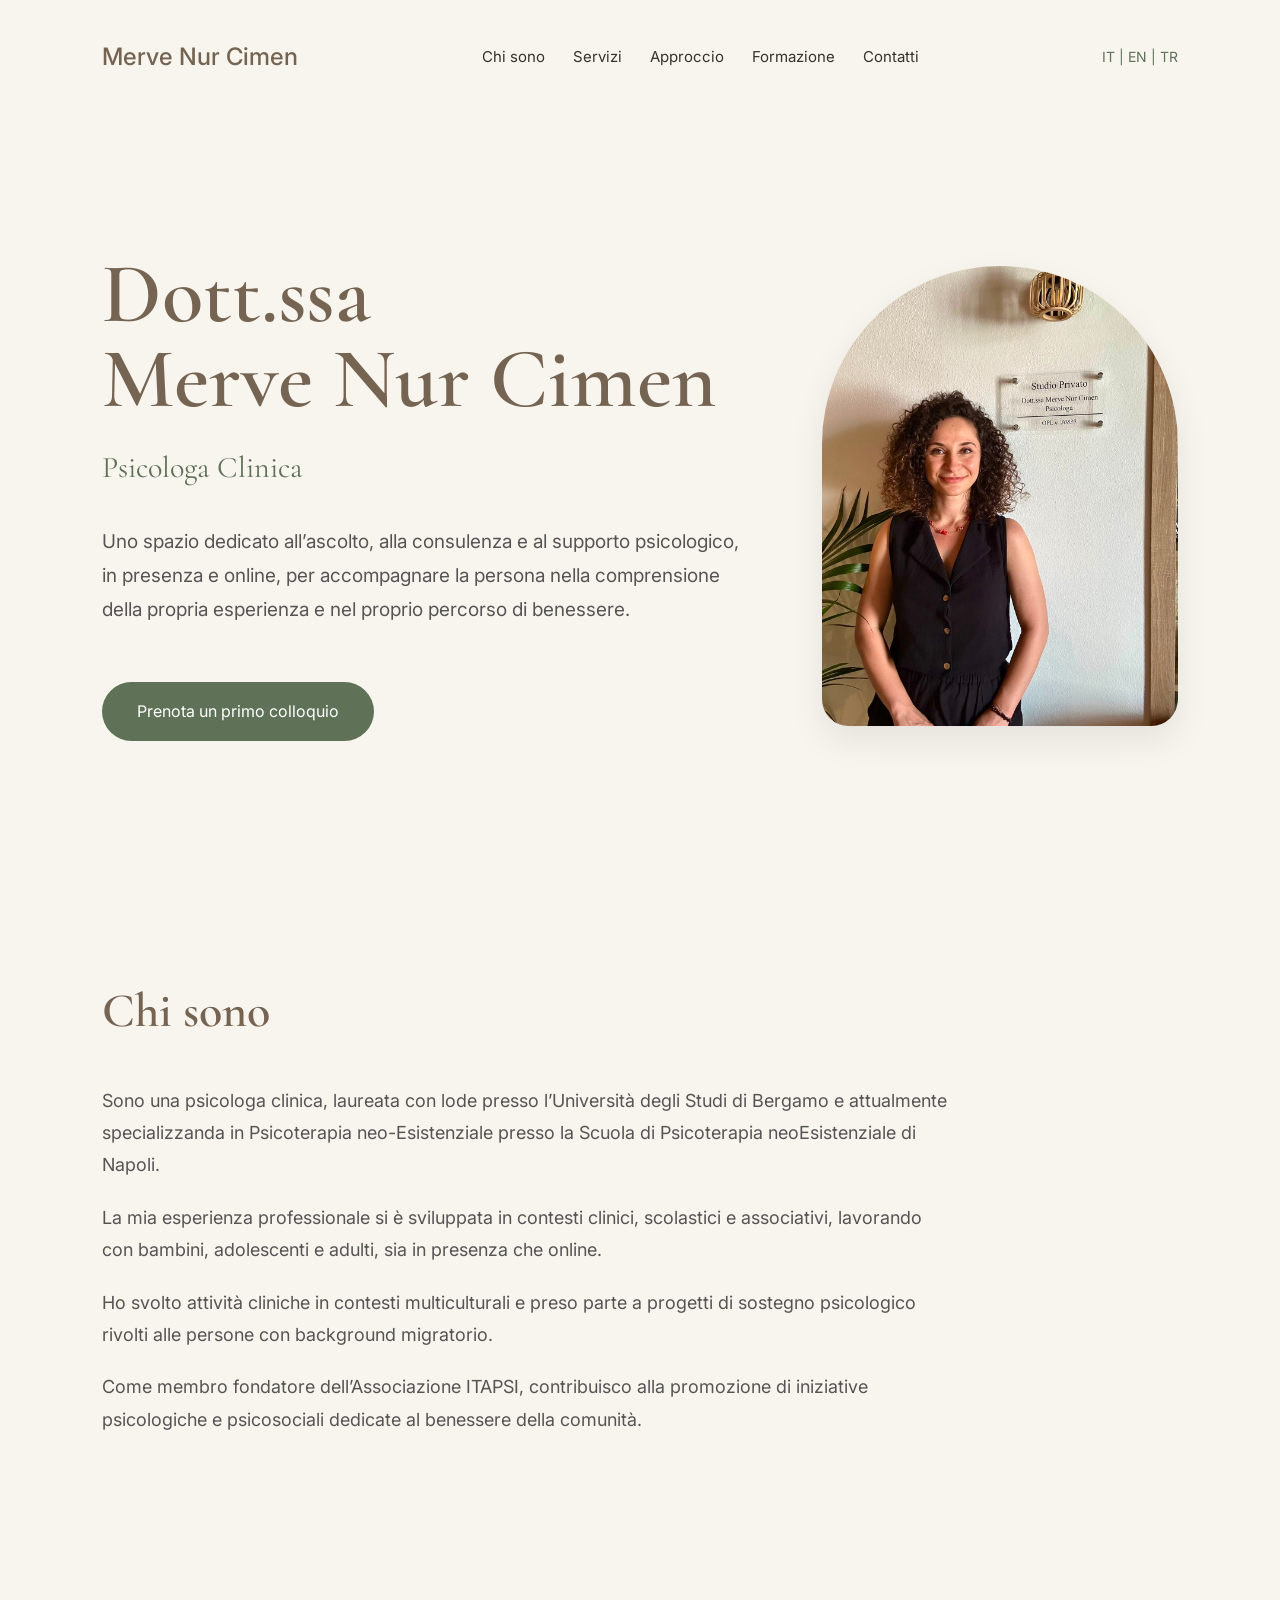
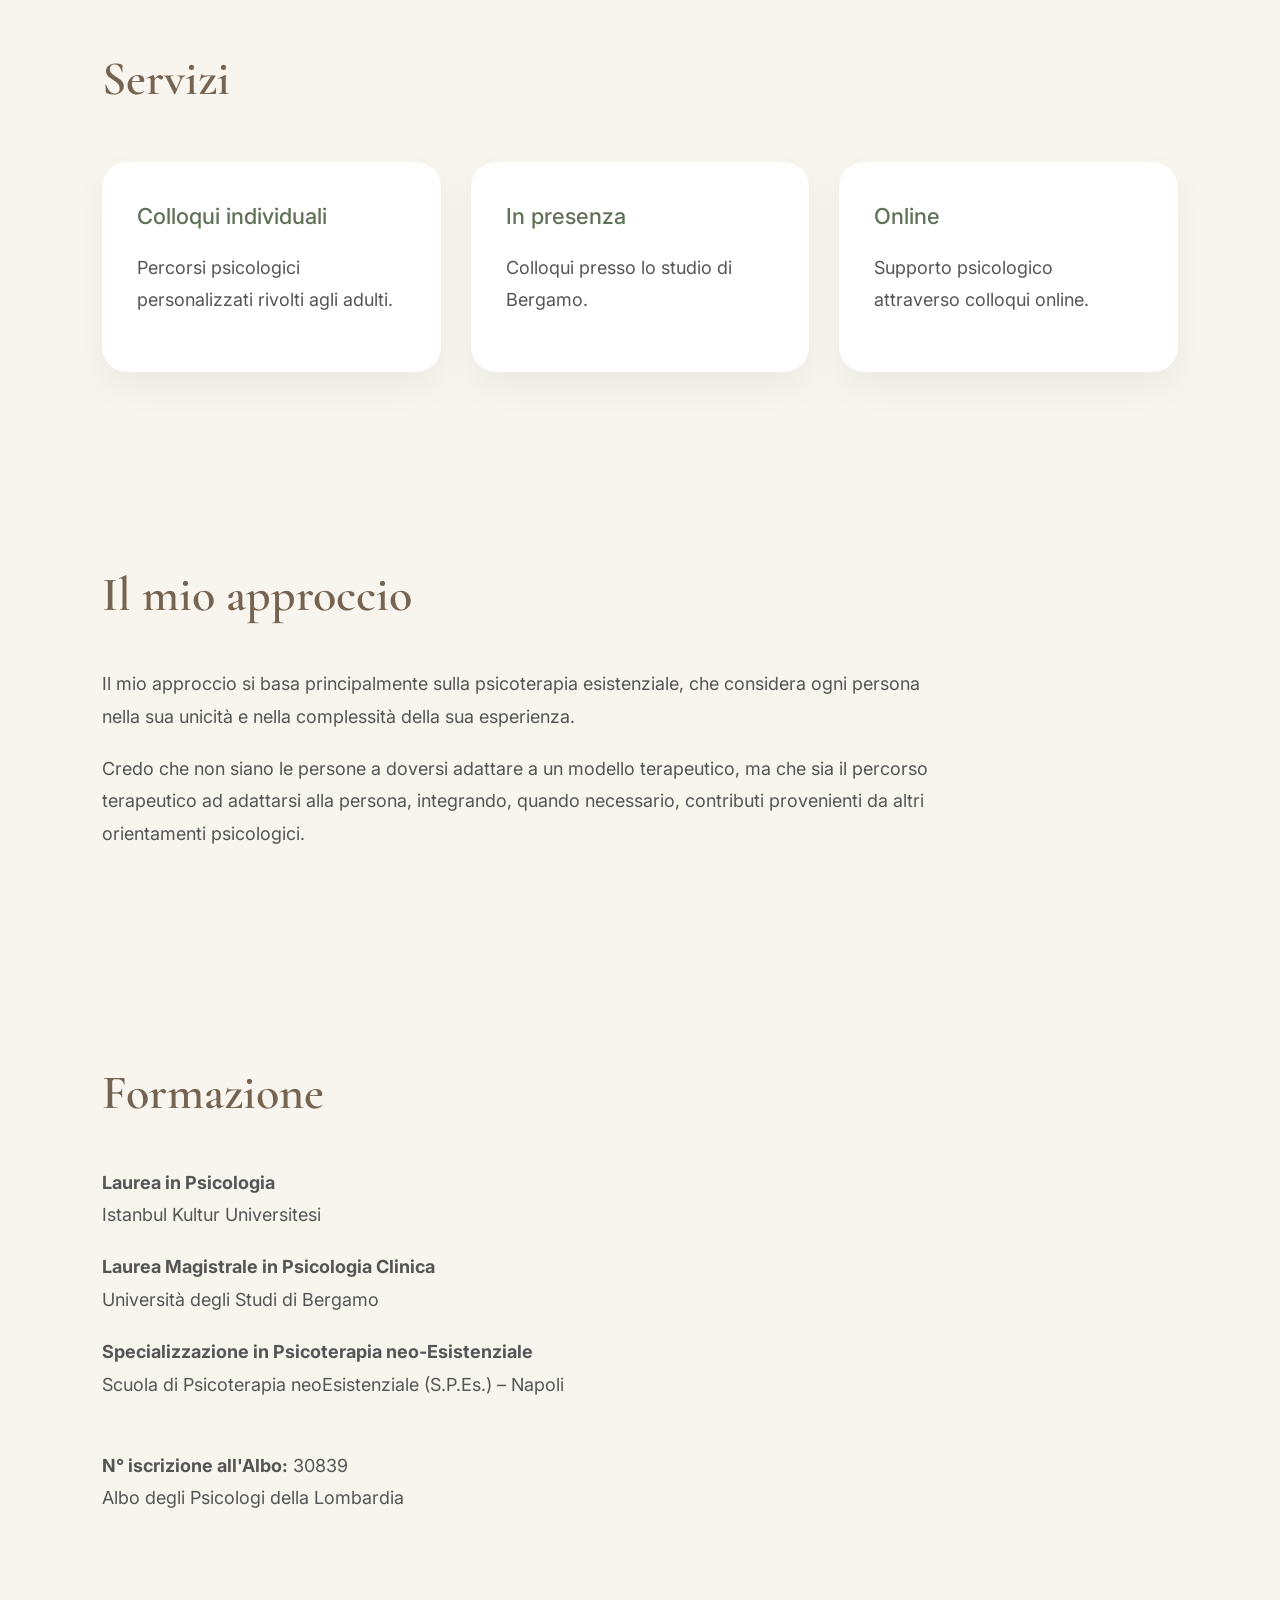
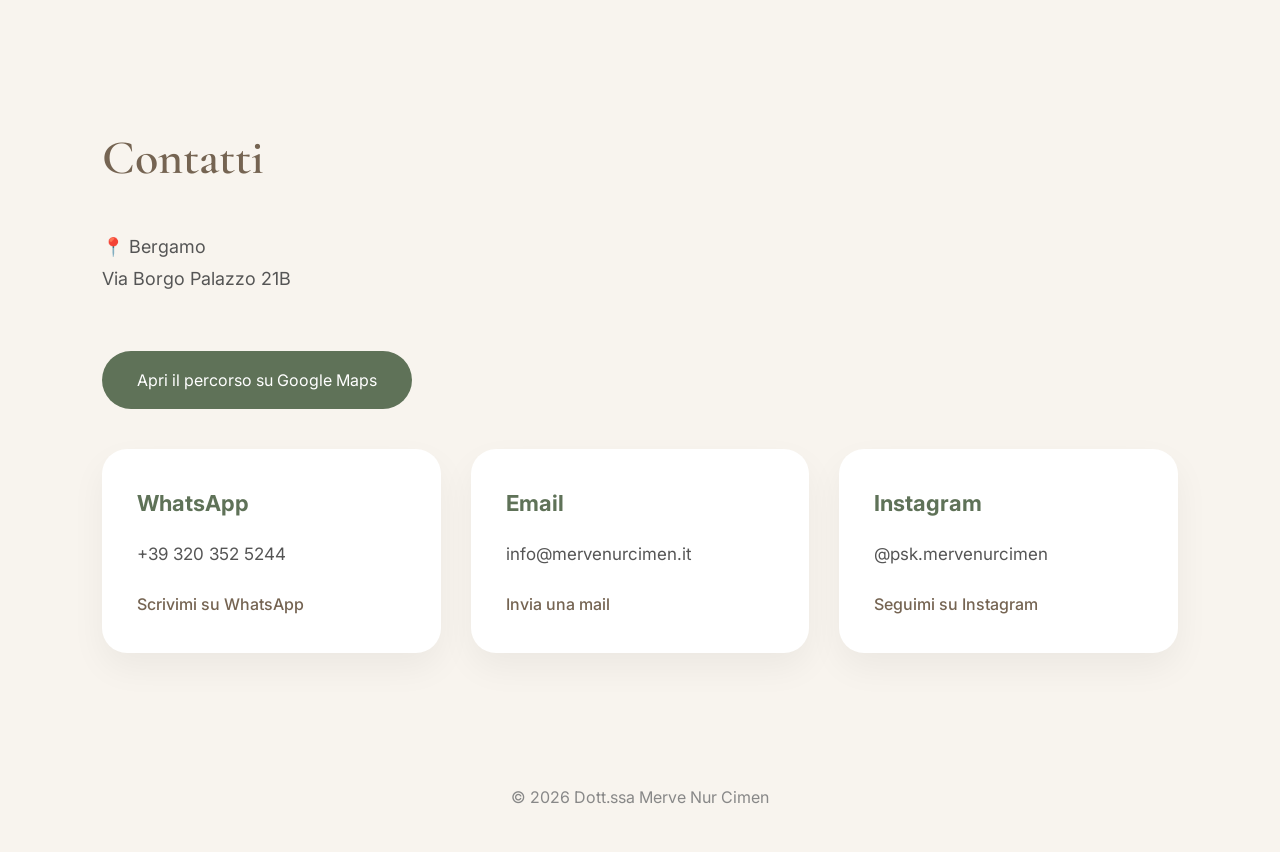
<file: index.html>
<!DOCTYPE html>
<html lang="it">

<head>

<meta charset="UTF-8">
<meta name="viewport" content="width=device-width, initial-scale=1.0">

<title>Dott.ssa Merve Nur Cimen | Psicologa Clinica a Bergamo</title>

<meta name="description" content="Psicologa clinica a Bergamo. Consulenza psicologica per adulti in presenza e online, con approccio esistenziale orientato al benessere e alla crescita personale.">


<!-- Versioni linguistiche -->
<link rel="alternate" hreflang="it" href="https://www.mervenurcimen.it/">
<link rel="alternate" hreflang="en" href="https://www.mervenurcimen.it/en.html">
<link rel="alternate" hreflang="tr" href="https://www.mervenurcimen.it/tr.html">
<link rel="alternate" hreflang="x-default" href="https://www.mervenurcimen.it/">


<link rel="preconnect" href="https://fonts.googleapis.com">
<link rel="preconnect" href="https://fonts.gstatic.com" crossorigin>

<link href="https://fonts.googleapis.com/css2?family=Cormorant+Garamond:wght@600&family=Inter:wght@300;400;500&display=swap" rel="stylesheet">

<link rel="stylesheet" href="style.css">

</head>


<body>


<header>

<nav>

<div class="logo">
Merve Nur Cimen
</div>


<div class="menu">

<a href="#about">Chi sono</a>
<a href="#services">Servizi</a>
<a href="#approach">Approccio</a>
<a href="#education">Formazione</a>
<a href="#contact">Contatti</a>

</div>


<div class="languages">

<a href="index.html">IT</a> |

<a href="en.html">EN</a> |

<a href="tr.html">TR</a>

</div>


</nav>

</header>





<section class="hero">


<div class="hero-text">


<h1>
Dott.ssa<br>
Merve Nur Cimen
</h1>


<h2>
Psicologa Clinica
</h2>


<p>
Uno spazio dedicato all’ascolto, alla consulenza e al supporto psicologico,
in presenza e online, per accompagnare la persona nella comprensione della
propria esperienza e nel proprio percorso di benessere.
</p>


<a href="#contact" class="button">
Prenota un primo colloquio
</a>


</div>



<img class="profile-photo" 
src="merve.jpg" 
alt="Dott.ssa Merve Nur Cimen - Psicologa Clinica">


</section>








<section id="about">


<h2>
Chi sono
</h2>


<p>
Sono una psicologa clinica, laureata con lode presso l’Università degli Studi
di Bergamo e attualmente specializzanda in Psicoterapia neo-Esistenziale
presso la Scuola di Psicoterapia neoEsistenziale di Napoli.
</p>


<p>
La mia esperienza professionale si è sviluppata in contesti clinici,
scolastici e associativi, lavorando con bambini, adolescenti e adulti,
sia in presenza che online.
</p>


<p>
Ho svolto attività cliniche in contesti multiculturali e preso parte a
progetti di sostegno psicologico rivolti alle persone con background migratorio.
</p>


<p>
Come membro fondatore dell’Associazione ITAPSI, contribuisco alla promozione
di iniziative psicologiche e psicosociali dedicate al benessere della comunità.
</p>


</section>








<section id="services">


<h2>
Servizi
</h2>


<div class="cards">


<div>
<h3>
Colloqui individuali
</h3>

<p>
Percorsi psicologici personalizzati rivolti agli adulti.
</p>

</div>


<div>

<h3>
In presenza
</h3>

<p>
Colloqui presso lo studio di Bergamo.
</p>

</div>


<div>

<h3>
Online
</h3>

<p>
Supporto psicologico attraverso colloqui online.
</p>

</div>


</div>


</section>









<section id="approach">


<h2>
Il mio approccio
</h2>


<p>
Il mio approccio si basa principalmente sulla psicoterapia esistenziale,
che considera ogni persona nella sua unicità e nella complessità della sua esperienza.
</p>


<p>
Credo che non siano le persone a doversi adattare a un modello terapeutico,
ma che sia il percorso terapeutico ad adattarsi alla persona, integrando,
quando necessario, contributi provenienti da altri orientamenti psicologici.
</p>


</section>








<section id="education">


<h2>
Formazione
</h2>


<p>
<strong>Laurea in Psicologia</strong><br>
Istanbul Kultur Universitesi
</p>


<p>
<strong>Laurea Magistrale in Psicologia Clinica</strong><br>
Università degli Studi di Bergamo
</p>


<p>
<strong>Specializzazione in Psicoterapia neo-Esistenziale</strong><br>
Scuola di Psicoterapia neoEsistenziale (S.P.Es.) – Napoli
</p>


<br>


<p>
<strong>N° iscrizione all'Albo:</strong> 30839<br>
Albo degli Psicologi della Lombardia
</p>


</section>








<section id="contact">


<h2>
Contatti
</h2>


<p>
📍 Bergamo<br>
Via Borgo Palazzo 21B
</p>
<a class="button" 
href="https://www.google.com/maps/search/?api=1&query=Via+Borgo+Palazzo+21B+Bergamo"
target="_blank">
Apri il percorso su Google Maps
</a>

<br>


<div class="contact-cards">


<div class="contact-card">

<h3>WhatsApp</h3>

<p>
+39 320 352 5244
</p>

<a href="https://wa.me/393203525244" target="_blank">
Scrivimi su WhatsApp
</a>

</div>



<div class="contact-card">

<h3>Email</h3>

<p>
info@mervenurcimen.it
</p>

<a href="mailto:info@mervenurcimen.it">
Invia una mail
</a>

</div>




<div class="contact-card">

<h3>Instagram</h3>

<p>
@psk.mervenurcimen
</p>

<a href="https://www.instagram.com/psk.mervenurcimen/" target="_blank">
Seguimi su Instagram
</a>

</div>


</div>


</section>








<footer>

<p>
© 2026 Dott.ssa Merve Nur Cimen
</p>

</footer>



</body>

</html>
</file>
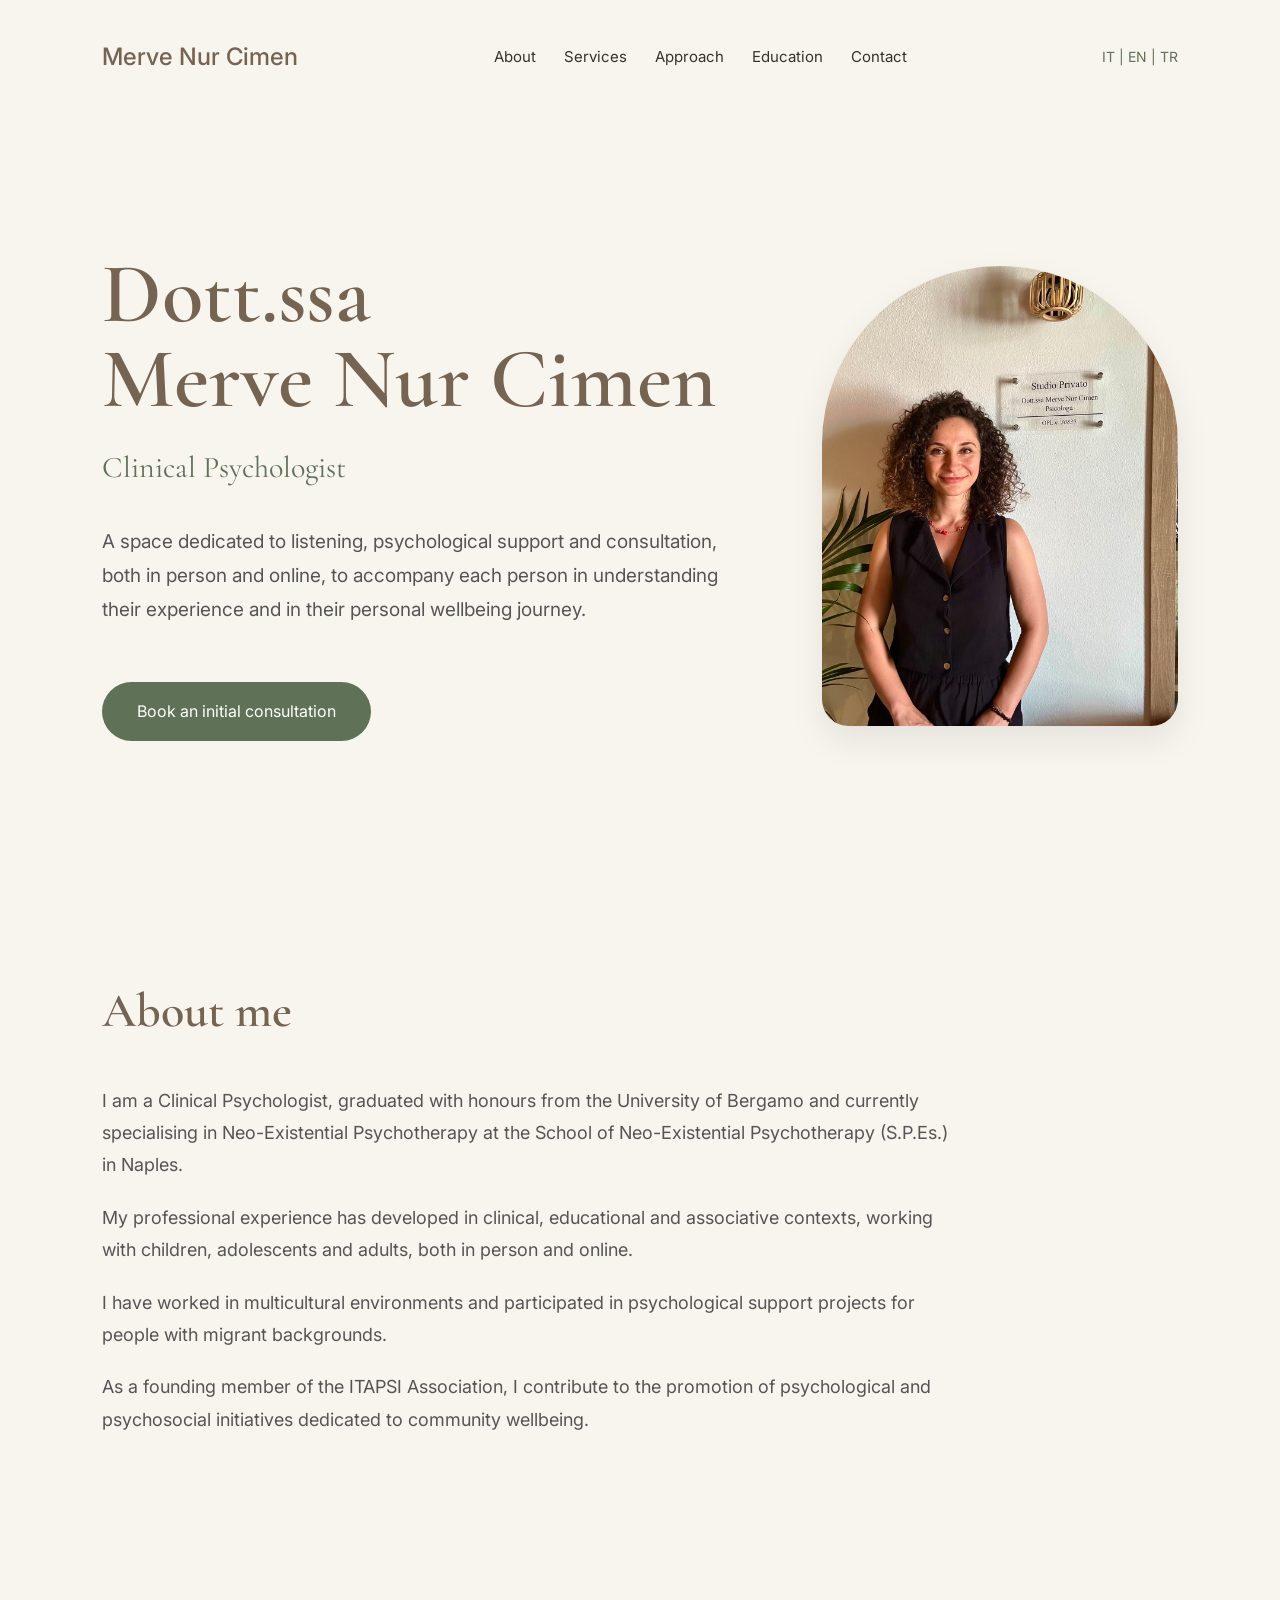
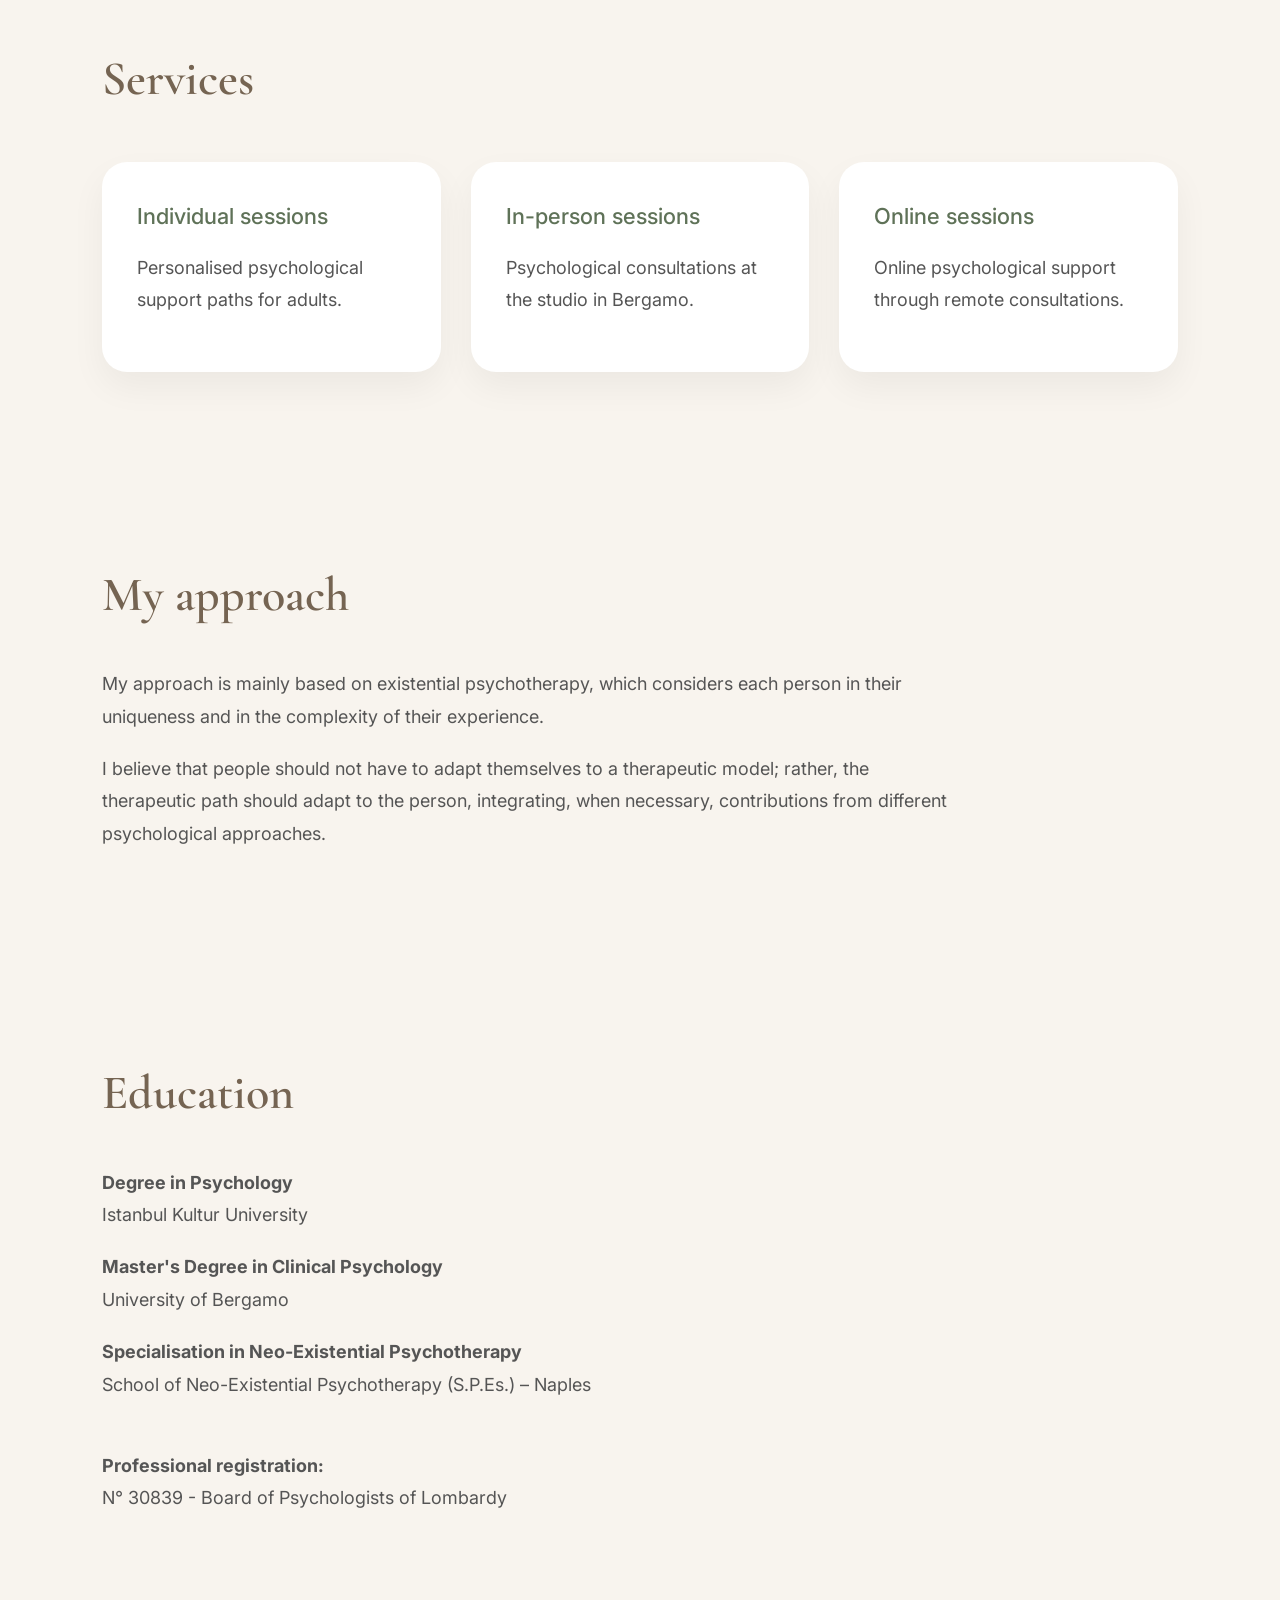
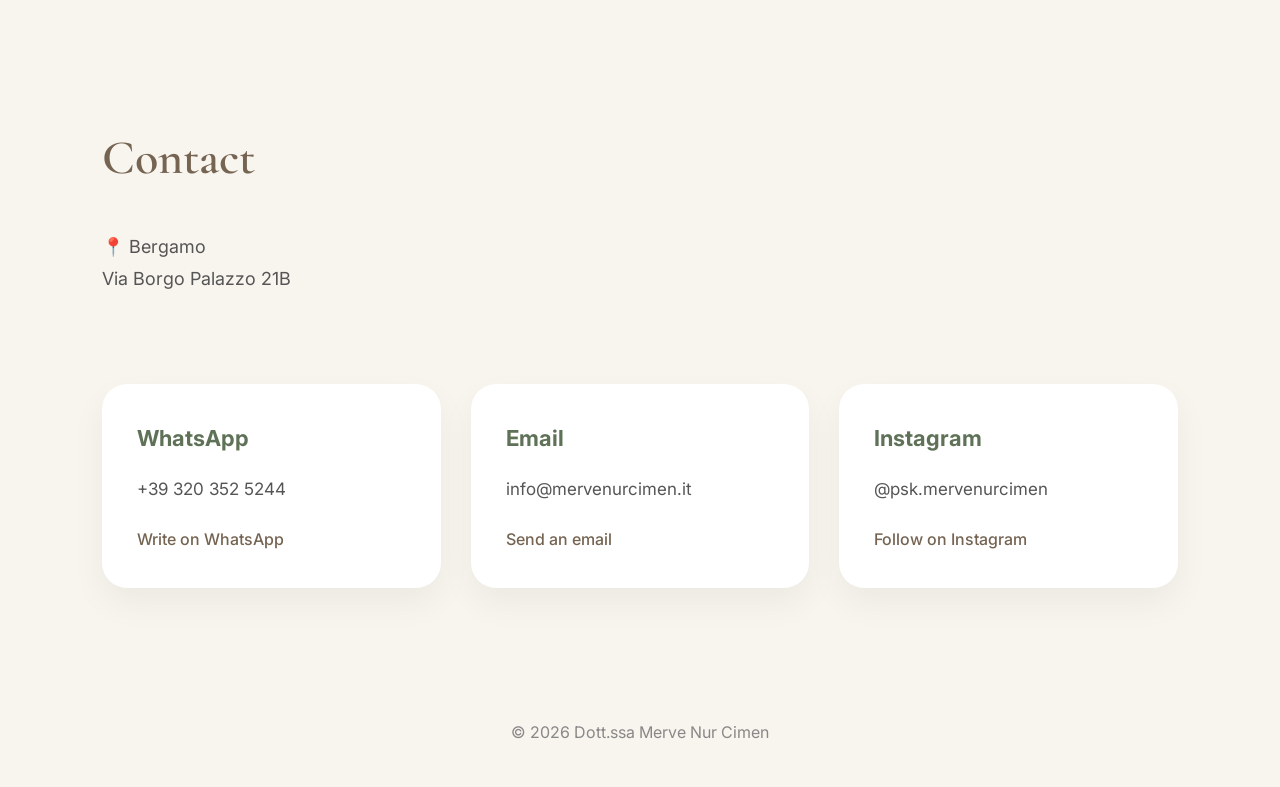
<file: en.html>
<!DOCTYPE html>
<html lang="en">

<head>

<meta charset="UTF-8">
<meta name="viewport" content="width=device-width, initial-scale=1.0">

<title>Dr. Merve Nur Cimen | Clinical Psychologist in Bergamo</title>

<meta name="description" content="Clinical psychologist in Bergamo offering psychological counselling for adults, both in person and online. An existential approach focused on well-being, self-awareness and personal growth.">


<!-- Language versions -->
<link rel="alternate" hreflang="it" href="https://www.mervenurcimen.it/">
<link rel="alternate" hreflang="en" href="https://www.mervenurcimen.it/en.html">
<link rel="alternate" hreflang="tr" href="https://www.mervenurcimen.it/tr.html">
<link rel="alternate" hreflang="x-default" href="https://www.mervenurcimen.it/">


<link rel="preconnect" href="https://fonts.googleapis.com">
<link rel="preconnect" href="https://fonts.gstatic.com" crossorigin>

<link href="https://fonts.googleapis.com/css2?family=Cormorant+Garamond:wght@600&family=Inter:wght@300;400;500&display=swap" rel="stylesheet">

<link rel="stylesheet" href="../style.css">

</head>



<body>


<header>

<nav>

<div class="logo">
Merve Nur Cimen
</div>


<div class="menu">

<a href="#about">About</a>
<a href="#services">Services</a>
<a href="#approach">Approach</a>
<a href="#education">Education</a>
<a href="#contact">Contact</a>

</div>


<div class="languages">

<a href="index.html">IT</a> |

<a href="en.html">EN</a> |

<a href="tr.html">TR</a>

</div>


</nav>

</header>





<section class="hero">


<div class="hero-text">


<h1>
Dott.ssa<br>
Merve Nur Cimen
</h1>


<h2>
Clinical Psychologist
</h2>


<p>
A space dedicated to listening, psychological support and consultation,
both in person and online, to accompany each person in understanding their
experience and in their personal wellbeing journey.
</p>


<a href="#contact" class="button">
Book an initial consultation
</a>


</div>



<img class="profile-photo" 
src="merve.jpg" 
alt="Dott.ssa Merve Nur Cimen - Clinical Psychologist">


</section>








<section id="about">


<h2>
About me
</h2>


<p>
I am a Clinical Psychologist, graduated with honours from the University
of Bergamo and currently specialising in Neo-Existential Psychotherapy
at the School of Neo-Existential Psychotherapy (S.P.Es.) in Naples.
</p>


<p>
My professional experience has developed in clinical, educational and
associative contexts, working with children, adolescents and adults,
both in person and online.
</p>


<p>
I have worked in multicultural environments and participated in
psychological support projects for people with migrant backgrounds.
</p>


<p>
As a founding member of the ITAPSI Association, I contribute to the
promotion of psychological and psychosocial initiatives dedicated to
community wellbeing.
</p>


</section>








<section id="services">


<h2>
Services
</h2>


<div class="cards">


<div>

<h3>
Individual sessions
</h3>

<p>
Personalised psychological support paths for adults.
</p>

</div>



<div>

<h3>
In-person sessions
</h3>

<p>
Psychological consultations at the studio in Bergamo.
</p>

</div>



<div>

<h3>
Online sessions
</h3>

<p>
Online psychological support through remote consultations.
</p>

</div>



</div>


</section>









<section id="approach">


<h2>
My approach
</h2>


<p>
My approach is mainly based on existential psychotherapy, which considers
each person in their uniqueness and in the complexity of their experience.
</p>


<p>
I believe that people should not have to adapt themselves to a therapeutic
model; rather, the therapeutic path should adapt to the person, integrating,
when necessary, contributions from different psychological approaches.
</p>


</section>








<section id="education">


<h2>
Education
</h2>


<p>
<strong>Degree in Psychology</strong><br>
Istanbul Kultur University
</p>


<p>
<strong>Master's Degree in Clinical Psychology</strong><br>
University of Bergamo
</p>


<p>
<strong>Specialisation in Neo-Existential Psychotherapy</strong><br>
School of Neo-Existential Psychotherapy (S.P.Es.) – Naples
</p>


<br>


<p>
<strong>Professional registration:</strong><br>
N° 30839 - Board of Psychologists of Lombardy
</p>


</section>








<section id="contact">


<h2>
Contact
</h2>


<p>
📍 Bergamo<br>
Via Borgo Palazzo 21B
</p>


<br>


<div class="contact-cards">


<div class="contact-card">

<h3>WhatsApp</h3>

<p>
+39 320 352 5244
</p>

<a href="https://wa.me/393203525244" target="_blank">
Write on WhatsApp
</a>

</div>



<div class="contact-card">

<h3>Email</h3>

<p>
info@mervenurcimen.it
</p>

<a href="mailto:info@mervenurcimen.it">
Send an email
</a>

</div>



<div class="contact-card">

<h3>Instagram</h3>

<p>
@psk.mervenurcimen
</p>

<a href="https://www.instagram.com/psk.mervenurcimen/" target="_blank">
Follow on Instagram
</a>

</div>


</div>


</section>








<footer>

<p>
© 2026 Dott.ssa Merve Nur Cimen
</p>

</footer>



</body>

</html>
</file>
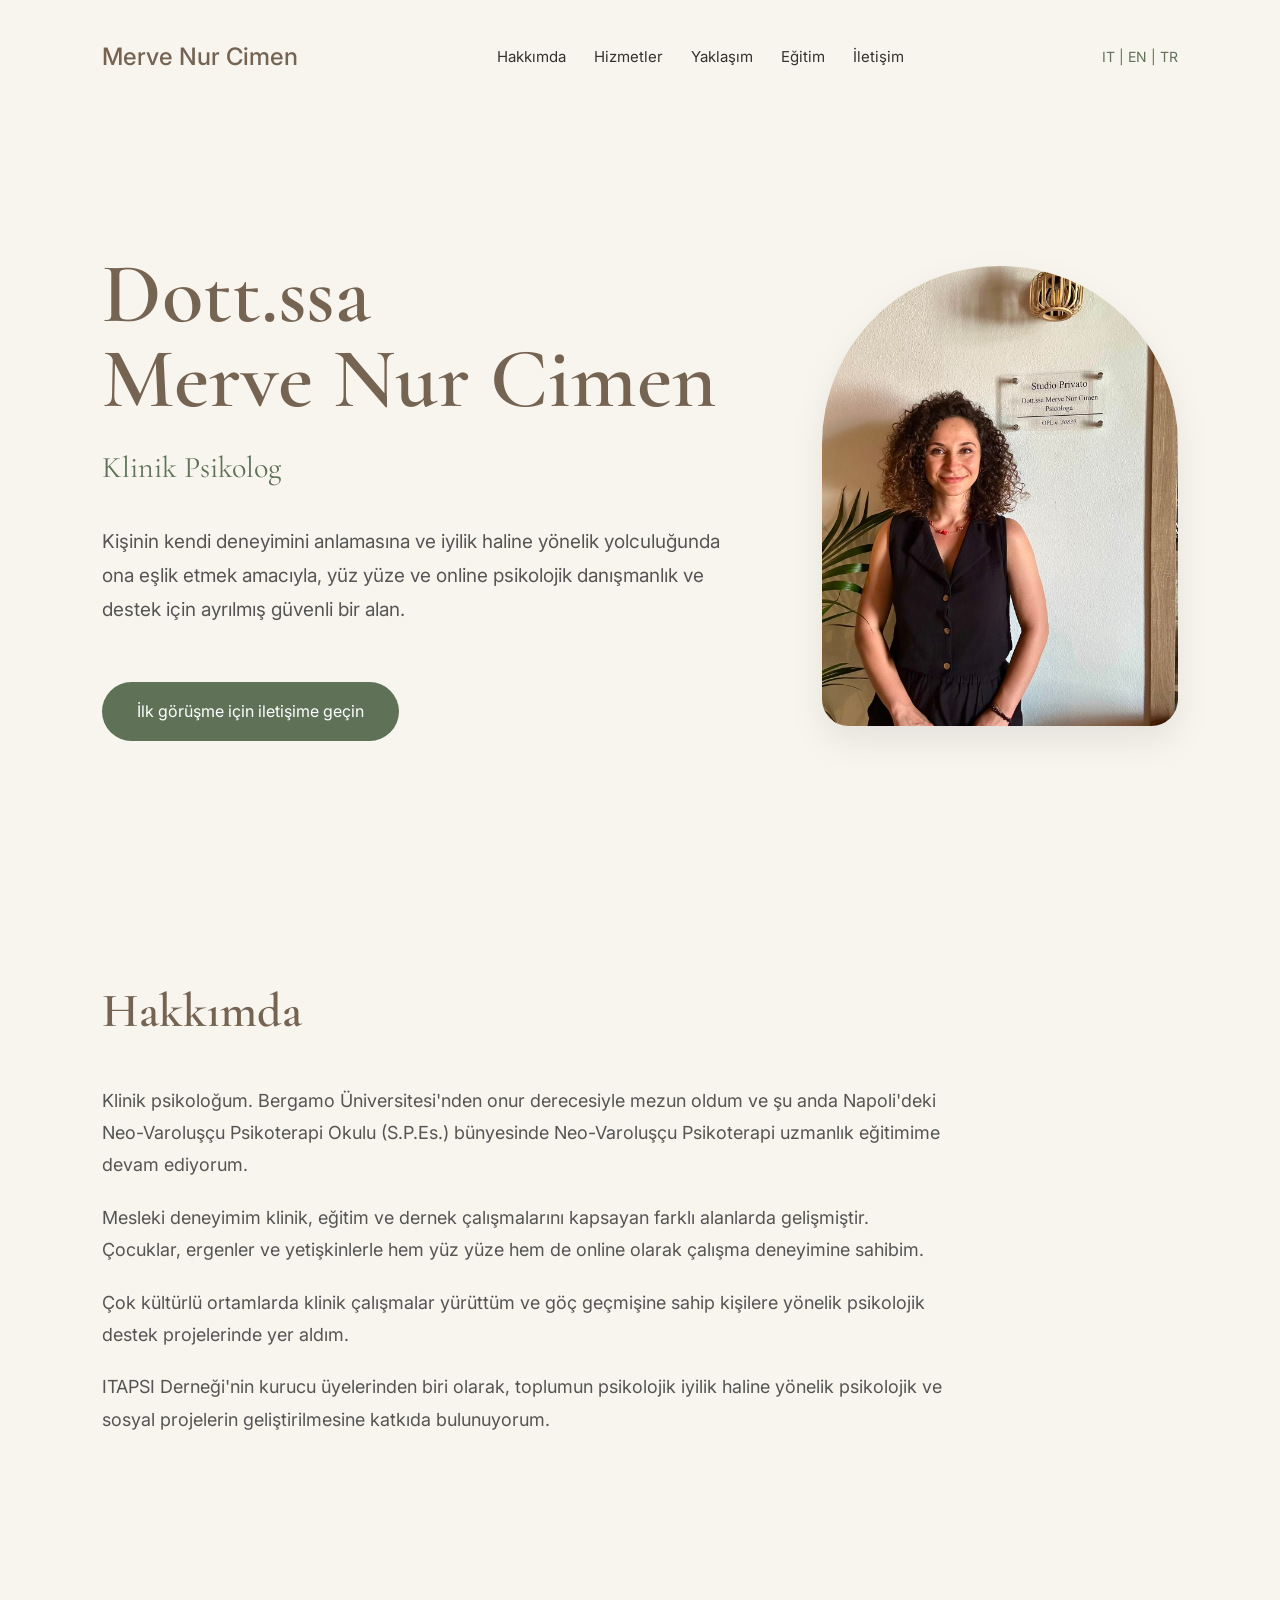
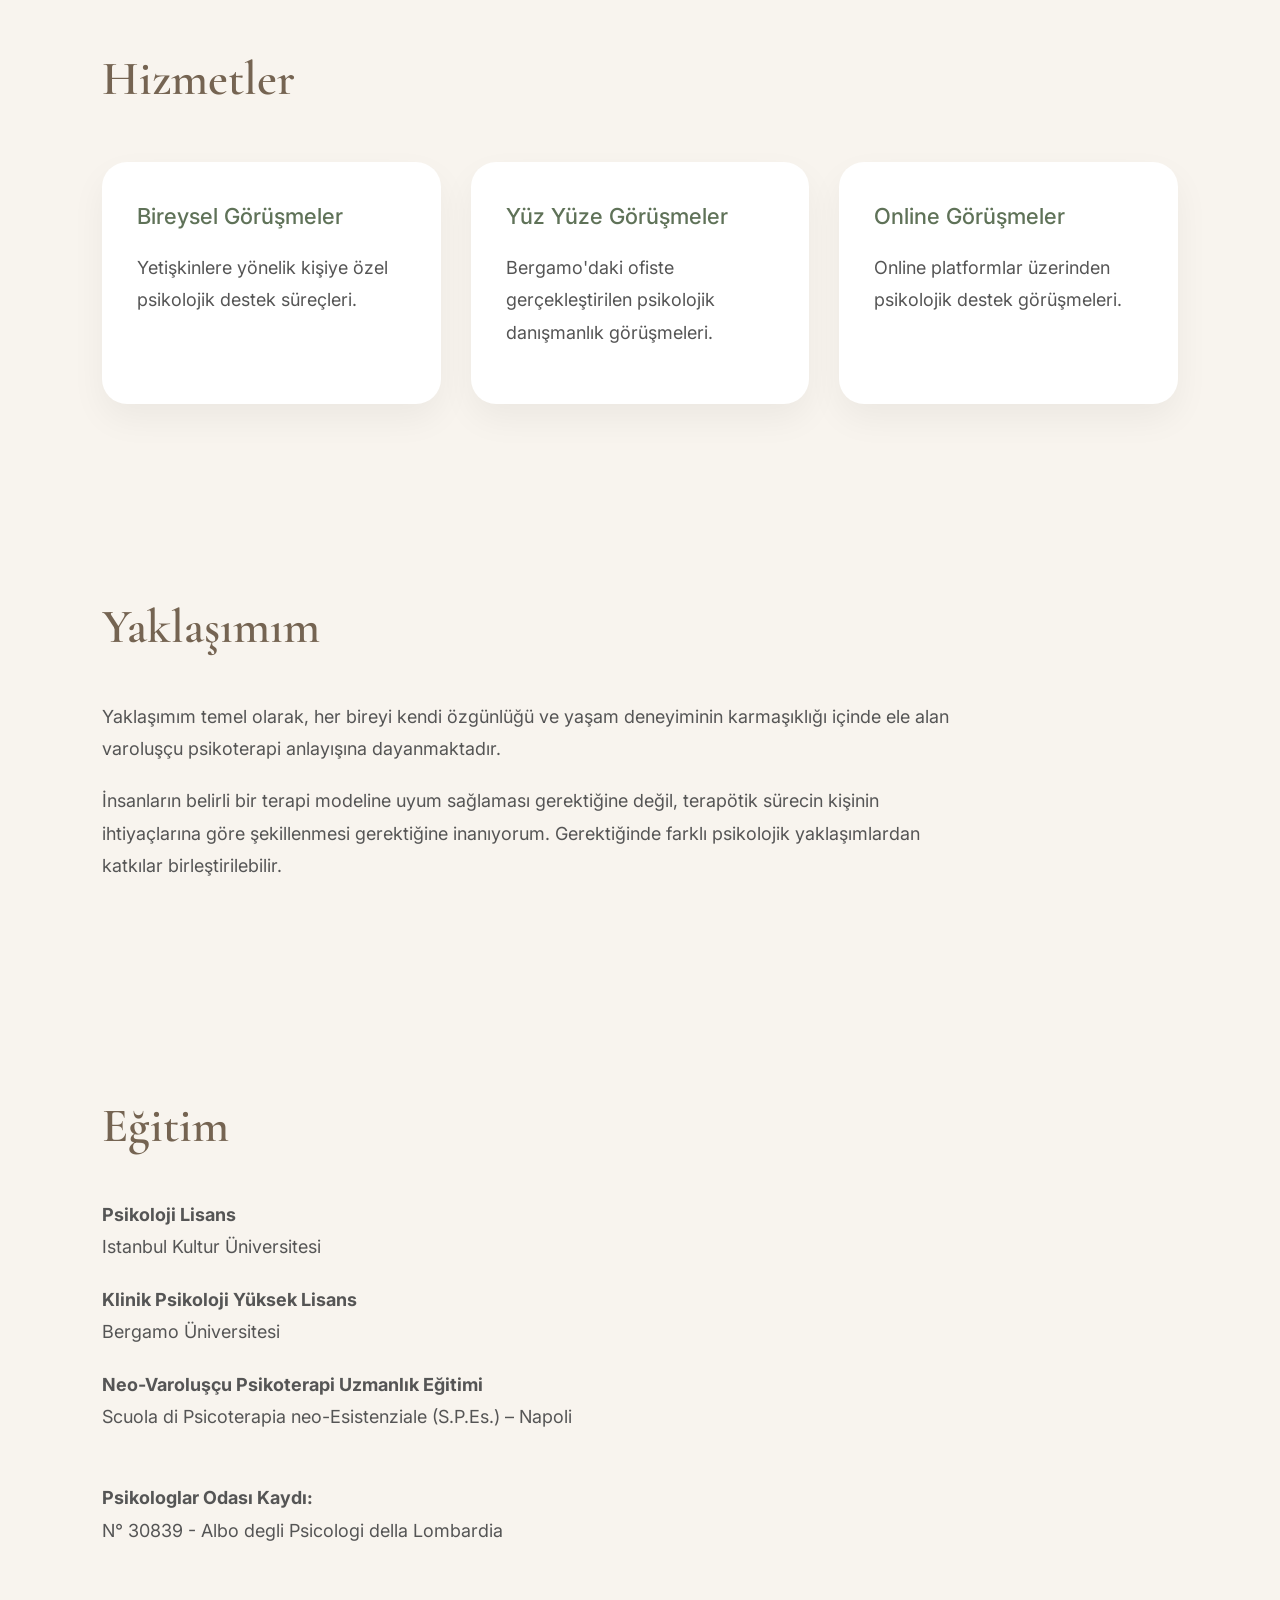
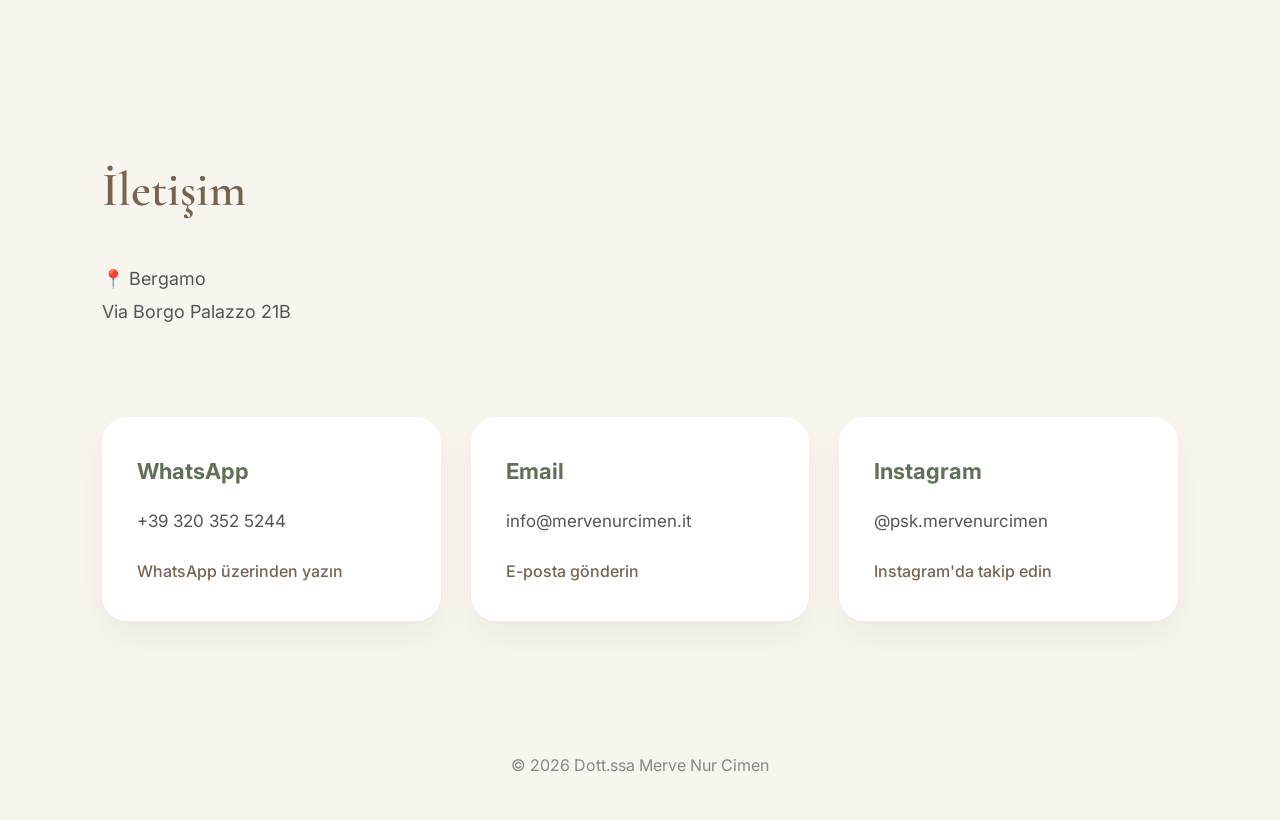
<file: tr.html>
<!DOCTYPE html>
<html lang="tr">

<head>

<meta charset="UTF-8">
<meta name="viewport" content="width=device-width, initial-scale=1.0">

<title>Merve Nur Çimen | Bergamo'da Klinik Psikolog</title>

<meta name="description" content="Bergamo'da yetişkinlere yönelik yüz yüze ve online psikolojik danışmanlık. Varoluşçu yaklaşım temelinde kişisel farkındalık, iyi oluş ve gelişim süreçlerine destek.">


<!-- Dil versiyonları -->
<link rel="alternate" hreflang="it" href="https://www.mervenurcimen.it/">
<link rel="alternate" hreflang="en" href="https://www.mervenurcimen.it/en.html">
<link rel="alternate" hreflang="tr" href="https://www.mervenurcimen.it/tr.html">
<link rel="alternate" hreflang="x-default" href="https://www.mervenurcimen.it/">


<link rel="preconnect" href="https://fonts.googleapis.com">
<link rel="preconnect" href="https://fonts.gstatic.com" crossorigin>

<link href="https://fonts.googleapis.com/css2?family=Cormorant+Garamond:wght@600&family=Inter:wght@300;400;500&display=swap" rel="stylesheet">

<link rel="stylesheet" href="../style.css">

</head>



<body>


<header>

<nav>

<div class="logo">
Merve Nur Cimen
</div>


<div class="menu">

<a href="#about">Hakkımda</a>
<a href="#services">Hizmetler</a>
<a href="#approach">Yaklaşım</a>
<a href="#education">Eğitim</a>
<a href="#contact">İletişim</a>

</div>


<div class="languages">

<a href="index.html">IT</a> |

<a href="en.html">EN</a> |

<a href="tr.html">TR</a>

</div>


</nav>

</header>





<section class="hero">


<div class="hero-text">


<h1>
Dott.ssa<br>
Merve Nur Cimen
</h1>


<h2>
Klinik Psikolog
</h2>


<p>
Kişinin kendi deneyimini anlamasına ve iyilik haline yönelik yolculuğunda
ona eşlik etmek amacıyla, yüz yüze ve online psikolojik danışmanlık ve
destek için ayrılmış güvenli bir alan.
</p>


<a href="#contact" class="button">
İlk görüşme için iletişime geçin
</a>


</div>



<img class="profile-photo" 
src="merve.jpg" 
alt="Dott.ssa Merve Nur Cimen - Clinical Psychologist">


</section>








<section id="about">


<h2>
Hakkımda
</h2>


<p>
Klinik psikoloğum. Bergamo Üniversitesi'nden onur derecesiyle mezun oldum
ve şu anda Napoli'deki Neo-Varoluşçu Psikoterapi Okulu (S.P.Es.) bünyesinde
Neo-Varoluşçu Psikoterapi uzmanlık eğitimime devam ediyorum.
</p>


<p>
Mesleki deneyimim klinik, eğitim ve dernek çalışmalarını kapsayan farklı
alanlarda gelişmiştir. Çocuklar, ergenler ve yetişkinlerle hem yüz yüze
hem de online olarak çalışma deneyimine sahibim.
</p>


<p>
Çok kültürlü ortamlarda klinik çalışmalar yürüttüm ve göç geçmişine sahip
kişilere yönelik psikolojik destek projelerinde yer aldım.
</p>


<p>
ITAPSI Derneği'nin kurucu üyelerinden biri olarak, toplumun psikolojik
iyilik haline yönelik psikolojik ve sosyal projelerin geliştirilmesine
katkıda bulunuyorum.
</p>


</section>








<section id="services">


<h2>
Hizmetler
</h2>


<div class="cards">


<div>

<h3>
Bireysel Görüşmeler
</h3>

<p>
Yetişkinlere yönelik kişiye özel psikolojik destek süreçleri.
</p>

</div>



<div>

<h3>
Yüz Yüze Görüşmeler
</h3>

<p>
Bergamo'daki ofiste gerçekleştirilen psikolojik danışmanlık görüşmeleri.
</p>

</div>



<div>

<h3>
Online Görüşmeler
</h3>

<p>
Online platformlar üzerinden psikolojik destek görüşmeleri.
</p>

</div>


</div>


</section>









<section id="approach">


<h2>
Yaklaşımım
</h2>


<p>
Yaklaşımım temel olarak, her bireyi kendi özgünlüğü ve yaşam deneyiminin
karmaşıklığı içinde ele alan varoluşçu psikoterapi anlayışına dayanmaktadır.
</p>


<p>
İnsanların belirli bir terapi modeline uyum sağlaması gerektiğine değil,
terapötik sürecin kişinin ihtiyaçlarına göre şekillenmesi gerektiğine
inanıyorum. Gerektiğinde farklı psikolojik yaklaşımlardan katkılar
birleştirilebilir.
</p>


</section>








<section id="education">


<h2>
Eğitim
</h2>


<p>
<strong>Psikoloji Lisans</strong><br>
Istanbul Kultur Üniversitesi
</p>


<p>
<strong>Klinik Psikoloji Yüksek Lisans</strong><br>
Bergamo Üniversitesi
</p>


<p>
<strong>Neo-Varoluşçu Psikoterapi Uzmanlık Eğitimi</strong><br>
Scuola di Psicoterapia neo-Esistenziale (S.P.Es.) – Napoli
</p>


<br>


<p>
<strong>Psikologlar Odası Kaydı:</strong><br>
N° 30839 - Albo degli Psicologi della Lombardia
</p>


</section>








<section id="contact">


<h2>
İletişim
</h2>


<p>
📍 Bergamo<br>
Via Borgo Palazzo 21B
</p>


<br>


<div class="contact-cards">


<div class="contact-card">

<h3>WhatsApp</h3>

<p>
+39 320 352 5244
</p>

<a href="https://wa.me/393203525244" target="_blank">
WhatsApp üzerinden yazın
</a>

</div>



<div class="contact-card">

<h3>Email</h3>

<p>
info@mervenurcimen.it
</p>

<a href="mailto:info@mervenurcimen.it">
E-posta gönderin
</a>

</div>



<div class="contact-card">

<h3>Instagram</h3>

<p>
@psk.mervenurcimen
</p>

<a href="https://www.instagram.com/psk.mervenurcimen/" target="_blank">
Instagram'da takip edin
</a>

</div>


</div>


</section>








<footer>

<p>
© 2026 Dott.ssa Merve Nur Cimen
</p>

</footer>



</body>

</html>
</file>
<file: style.css>
* {
    margin: 0;
    padding: 0;
    box-sizing: border-box;
}


:root {

    --bg: #f8f4ee;
    --white: #ffffff;
    --green: #7d9275;
    --green-dark: #5f7258;
    --brown: #756452;
    --text: #33332f;
    --soft: #ebe3d7;

}


body {

    background: var(--bg);

    color: var(--text);

    font-family: "Inter", Arial, sans-serif;

    line-height: 1.8;

}



header {

    padding: 35px 8%;

}



nav {

    display: flex;

    justify-content: space-between;

    align-items: center;

}



.logo {

    font-size: 24px;

    color: var(--brown);

    font-weight: 500;

}



.menu {

    display: flex;

    gap: 28px;

}



.menu a {

    text-decoration: none;

    color: var(--text);

    font-size: 15px;

    transition: .3s;

}



.menu a:hover {

    color: var(--green-dark);

}



.languages {

    font-size: 14px;

    color: var(--green-dark);

}






/* HERO */


.hero {

    min-height: 85vh;

    padding: 50px 8%;

    display: flex;

    align-items: center;

    justify-content: space-between;

    gap: 70px;

}



.hero-text {

    max-width: 650px;

}



h1 {

    font-family: "Cormorant Garamond", serif;

    font-size: clamp(55px, 7vw, 85px);

    font-weight: 600;

    line-height: 1;

    color: var(--brown);

}



.hero h2 {

    margin-top: 20px;

    font-size: 30px;

    font-weight: 400;

    color: var(--green-dark);

}



.hero p {

    margin-top: 30px;

    font-size: 19px;

    color: #555;

}



.button {

    display: inline-block;

    margin-top: 35px;

    padding: 15px 35px;

    background: var(--green-dark);

    color: white;

    border-radius: 40px;

    text-decoration: none;

    transition: .3s;

}



.button:hover {

    background: var(--brown);

}





.profile-photo {

    width: 360px;

    height: 460px;

    object-fit: cover;

    border-radius: 200px 200px 30px 30px;

    box-shadow: 0 15px 35px rgba(0,0,0,0.08);

}







/* SECTIONS */


section {

    padding: 90px 8%;

}



section h2 {


    font-family: "Cormorant Garamond", serif;


    font-size: 48px;


    font-weight: 600;


    color: var(--brown);


    margin-bottom: 30px;


}



section p {

    max-width: 850px;

    font-size: 18px;

    color: #555;

    margin-bottom: 20px;

}







/* SERVICES */


.cards {


    display: grid;

    grid-template-columns: repeat(3,1fr);

    gap: 30px;

    margin-top: 40px;

}



.cards div {


    background: var(--white);


    padding: 35px;


    border-radius: 25px;


    box-shadow: 0 15px 35px rgba(0,0,0,0.05);


}



.cards h3 {


    color: var(--green-dark);

    margin-bottom: 15px;

    font-size: 22px;

    font-weight: 500;


}







footer {


    text-align:center;


    padding:40px;


    color:#888;


}







@media(max-width:900px){


nav {

    flex-direction: column;

    gap:20px;

}


.menu {

    flex-wrap:wrap;

    justify-content:center;

}


.hero {


    flex-direction:column;

    text-align:center;


}



.photo-placeholder {


    width:280px;

    height:360px;


}



.cards {


    grid-template-columns:1fr;


}


section {

    padding:60px 7%;

}



}
.contact-cards {

    display:grid;

    grid-template-columns:repeat(3,1fr);

    gap:30px;

    margin-top:40px;

}



.contact-card {

    background:white;

    padding:35px;

    border-radius:25px;

    box-shadow:0 15px 35px rgba(0,0,0,0.05);

}



.contact-card h3 {

    font-size:22px;

    color:var(--green-dark);

    margin-bottom:15px;

}



.contact-card p {

    font-size:17px;

    margin-bottom:20px;

}



.contact-card a {

    color:var(--brown);

    text-decoration:none;

    font-weight:500;

}



.contact-card a:hover {

    color:var(--green-dark);

}



@media(max-width:900px){

.contact-cards {

    grid-template-columns:1fr;

}

}
.languages a {
    text-decoration: none;
    color: var(--green-dark);
}

.languages a:hover {
    color: var(--brown);
}
</file>
